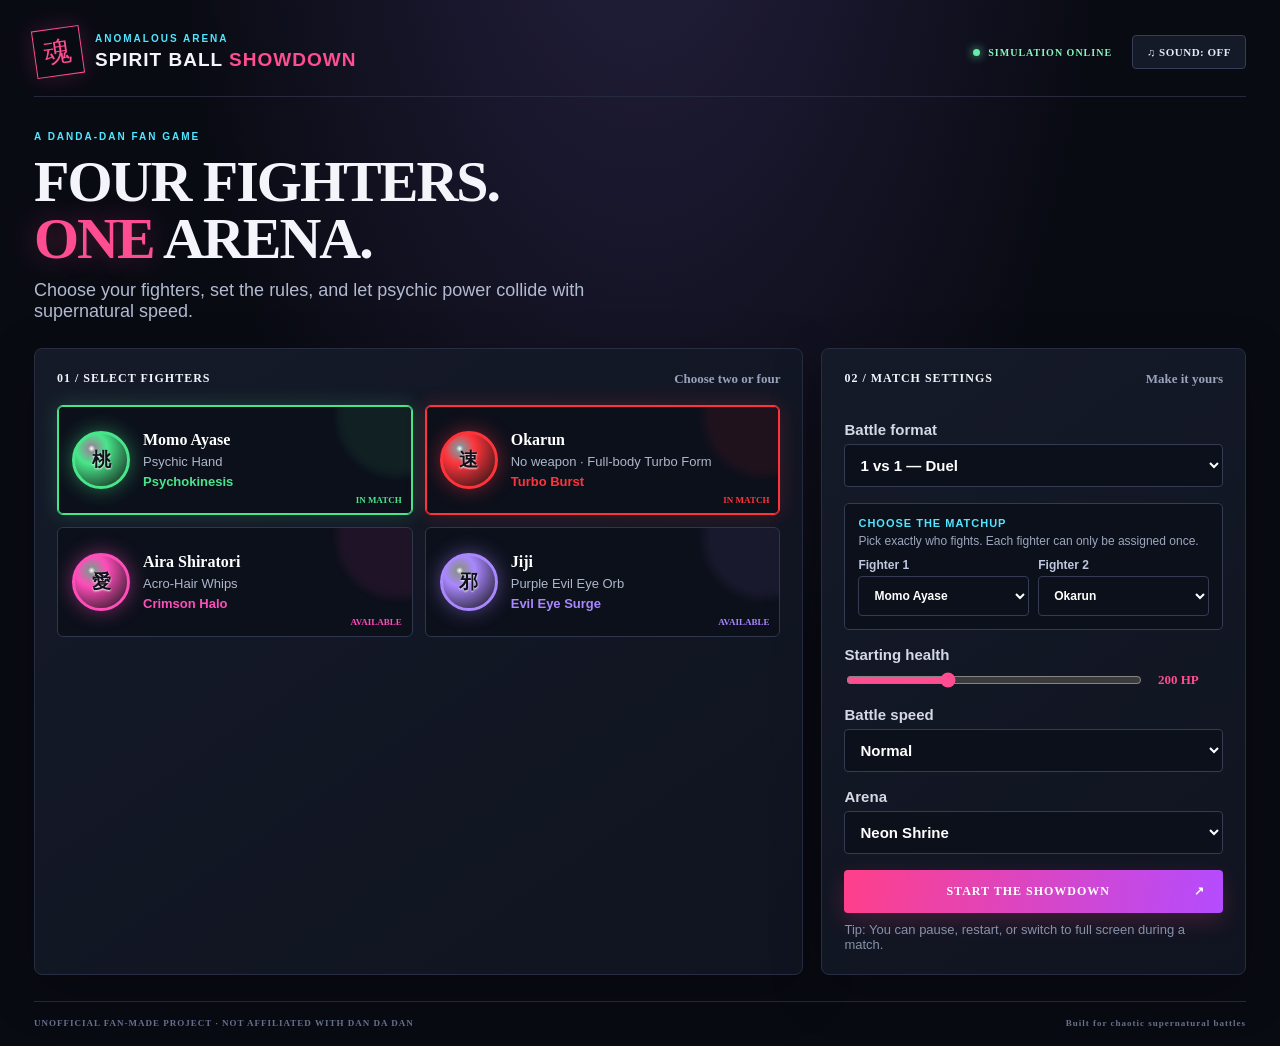
<file: index.html>
<!doctype html>
<html lang="en">
<head>
<meta charset="utf-8">
<meta name="viewport" content="width=device-width, initial-scale=1">
<title>Dandadan: Spirit Ball Showdown</title>
<style>
*{box-sizing:border-box} :root{--bg:#090b13;--panel:#111522;--line:#282d42;--muted:#9aa3bb;--white:#f4f5fb;--pink:#ff4d91;--cyan:#52e5ff;--gold:#ffc857}
body{margin:0;background:radial-gradient(ellipse at 50% -20%,#252040 0,#090b13 52%);color:var(--white);font-family:'Rajdhani',sans-serif;min-height:100vh}
button,select,input{font:inherit}button{cursor:pointer}.app-shell{max-width:1500px;margin:auto;padding:24px 34px 18px}.topbar{display:flex;justify-content:space-between;align-items:center;border-bottom:1px solid #272a3c;padding:4px 0 20px}.brand{display:flex;gap:13px;align-items:center}.brand-mark{width:48px;height:48px;border:1px solid var(--pink);display:grid;place-items:center;color:var(--pink);font-size:28px;transform:rotate(-8deg);box-shadow:0 0 22px #ff4d9130}.eyebrow{font:700 10px 'Orbitron',sans-serif;letter-spacing:2px;color:var(--cyan)}h1,h2,p{margin:0}h1{font:900 19px 'Orbitron',sans-serif;letter-spacing:1px;margin-top:5px}h1 span{color:var(--pink)}.top-actions{display:flex;align-items:center;gap:20px}.live-dot{font:700 10px 'Orbitron';letter-spacing:1px;color:#89f7c0}.live-dot:before{content:"";display:inline-block;width:7px;height:7px;border-radius:50%;background:#66edaa;margin-right:8px;box-shadow:0 0 10px #66edaa}.ghost-btn{background:#151a29;border:1px solid #363d56;color:#e7e9f3;padding:10px 14px;font:700 11px 'Orbitron';letter-spacing:.5px;border-radius:4px}.ghost-btn:hover{border-color:var(--cyan);color:var(--cyan)}main{padding:34px 0 26px}.intro{margin-bottom:26px}.intro h2{font:900 clamp(34px,5vw,58px)/.98 'Orbitron';letter-spacing:-2px;margin:12px 0}.intro h2 em{font-style:normal;color:var(--pink);text-shadow:0 0 30px #ff4d9155}.intro p{font-size:18px;color:#b2bad0;max-width:600px}.setup-grid{display:grid;grid-template-columns:1.45fr .8fr;gap:18px}.setup-card{background:linear-gradient(145deg,#151a29,#101420);border:1px solid var(--line);padding:22px;border-radius:8px;box-shadow:0 15px 50px #0004}.section-heading{display:flex;justify-content:space-between;align-items:center;margin-bottom:18px;font:700 12px 'Orbitron';letter-spacing:1px}.section-heading small{font:600 13px 'Rajdhani';letter-spacing:0;color:var(--muted)}.fighter-grid{display:grid;grid-template-columns:repeat(2,minmax(0,1fr));gap:12px}.fighter-card{--accent:#fff;position:relative;text-align:left;display:flex;align-items:center;gap:13px;min-height:110px;padding:14px;background:#0c101b;border:1px solid #30364b;border-radius:6px;color:white;transition:.2s;overflow:hidden}.fighter-card:after{content:"";position:absolute;width:120px;height:120px;border-radius:50%;right:-45px;top:-50px;background:var(--accent);opacity:.08;filter:blur(4px)}.fighter-card.selected{border-color:var(--accent);box-shadow:inset 0 0 0 1px var(--accent),0 0 20px color-mix(in srgb,var(--accent),transparent 80%)}.fighter-orb{width:58px;height:58px;flex:none;border-radius:50%;display:grid;place-items:center;background:radial-gradient(circle at 32% 28%,white 0,#fff8 7%,var(--accent) 30%,#111 100%);border:3px solid var(--accent);box-shadow:0 0 20px color-mix(in srgb,var(--accent),transparent 55%);font:900 19px 'Orbitron';color:#10121c;text-shadow:0 1px 2px #fff}.fighter-info{position:relative;z-index:1}.fighter-info strong{display:block;font:700 16px 'Orbitron';margin-bottom:5px}.fighter-info small{color:#aeb6ca;font-size:13px;display:block}.fighter-info .power-name{color:var(--accent);font-weight:700;margin-top:5px}.select-mark{position:absolute;right:10px;bottom:9px;color:var(--accent);font:700 10px 'Orbitron'}.settings-card{display:flex;flex-direction:column;gap:16px}.settings-card label{display:block;color:#d6d9e5;font-weight:700;font-size:15px}.settings-card select{display:block;width:100%;margin-top:6px;background:#0b101b;color:white;border:1px solid #343b53;padding:11px;border-radius:4px}.range-row{display:flex;align-items:center;gap:14px;margin-top:7px}.range-row input{flex:1;accent-color:var(--pink)}.range-row output{font:700 13px 'Orbitron';color:var(--pink);min-width:65px}.primary-btn{border:0;border-radius:4px;background:linear-gradient(100deg,#ff3f89,#b44cff);color:white;padding:14px 18px;font:900 12px 'Orbitron';letter-spacing:1px;box-shadow:0 8px 22px #ff3f8933}.primary-btn:hover{filter:brightness(1.15);transform:translateY(-1px)}.primary-btn span{float:right}.hint{color:#8791a9;font-size:13px;margin-top:-7px}.hidden{display:none!important}.battle-toolbar{display:flex;justify-content:space-between;align-items:center;margin-bottom:15px}.battle-toolbar h2{font:900 22px 'Orbitron';margin-top:6px}.battle-controls{display:flex;gap:8px}.arena-wrap{position:relative;border:1px solid #333951;border-radius:7px;overflow:hidden;background:#070a13;box-shadow:0 20px 70px #0008}.arena-wrap canvas{display:block;width:100%;height:auto;aspect-ratio:1100/620}.countdown{position:absolute;inset:0;display:grid;place-items:center;font:900 110px 'Orbitron';color:white;text-shadow:0 0 35px var(--pink);background:#05071266}.fighter-status{display:grid;grid-template-columns:repeat(4,1fr);gap:10px;margin-top:13px}.status-card{background:#131827;border:1px solid #30364b;border-radius:5px;padding:10px 12px}.status-head{display:flex;justify-content:space-between;align-items:center;font:700 12px 'Orbitron';margin-bottom:8px}.hp-track{height:8px;background:#2a3042;border-radius:20px;overflow:hidden}.hp-fill{height:100%;border-radius:20px;transition:width .15s}.status-meta{display:flex;justify-content:space-between;color:#9ca6bd;font-size:12px;margin-top:6px}.ability-track{height:5px;background:#2a3042;border-radius:20px;overflow:hidden;margin-top:8px}.ability-fill{height:100%;border-radius:20px;transition:width .15s}.ability-label{display:flex;justify-content:space-between;color:#aeb6ca;font-size:10px;margin-top:5px}.battle-footer{display:flex;align-items:center;gap:20px;color:#a6afc4;font-size:12px;margin-top:12px}.battle-footer span:last-child{margin-left:auto;color:#e2e5ef}.legend-dot{display:inline-block;width:7px;height:7px;border-radius:50%;margin-right:6px}.hit{background:#ff507e}.power{background:#59e9ff}.result-overlay{position:absolute;inset:0;background:#050711d9;display:grid;place-items:center;backdrop-filter:blur(5px)}.result-card{text-align:center;background:#131827;border:1px solid #55506e;padding:36px 46px;border-radius:8px;box-shadow:0 0 60px #b44cff30}.result-card h2{font:900 clamp(26px,5vw,48px) 'Orbitron';color:var(--gold);margin:12px 0}.result-card p{color:#b4bdd0;margin-bottom:20px}.result-card .ghost-btn{margin-left:8px}footer{border-top:1px solid #272a3c;padding-top:16px;display:flex;justify-content:space-between;color:#65708b;font:600 9px 'Orbitron';letter-spacing:1px}
@media(max-width:850px){.app-shell{padding:18px}.setup-grid{grid-template-columns:1fr}.top-actions .live-dot{display:none}.fighter-status{grid-template-columns:repeat(2,1fr)}.battle-toolbar{align-items:flex-start;gap:12px;flex-direction:column}.battle-controls{flex-wrap:wrap}.battle-footer{flex-wrap:wrap}.battle-footer span:last-child{margin-left:0;width:100%}}
@media(max-width:520px){.fighter-grid{grid-template-columns:1fr}.topbar{align-items:flex-start}.brand-mark{width:38px;height:38px}.brand h1{font-size:14px}.top-actions{gap:5px}.top-actions .ghost-btn{font-size:9px;padding:8px}.app-shell{padding:14px}.setup-card{padding:15px}.section-heading small{font-size:11px}.result-card{padding:25px 16px}.result-card .ghost-btn{margin:8px 0 0}footer{gap:8px;flex-direction:column}}

.matchup-picker{padding:13px;background:#0b101b;border:1px solid #343b53;border-radius:5px}.matchup-title{font:700 11px Orbitron,sans-serif;letter-spacing:1px;color:var(--cyan);margin-bottom:5px}.matchup-help{font-size:12px;color:#9ca6bd;margin-bottom:10px}.matchup-slots{display:grid;grid-template-columns:1fr 1fr;gap:9px}.matchup-slot label{font-size:12px!important;color:#bfc8dc!important}.matchup-slot select{margin-top:4px!important}.fighter-card{cursor:default}.fighter-card .select-mark{font-size:9px}.fighter-card.selected{border-color:var(--accent)}@media(max-width:520px){.matchup-slots{grid-template-columns:1fr}}

</style>
</head>
<body>
<div class="app-shell">
  <header class="topbar">
    <div class="brand"><span class="brand-mark">魂</span><div><div class="eyebrow">ANOMALOUS ARENA</div><h1>SPIRIT BALL <span>SHOWDOWN</span></h1></div></div>
    <div class="top-actions"><span class="live-dot">SIMULATION ONLINE</span><button id="soundBtn" class="ghost-btn" aria-pressed="false">♫ SOUND: OFF</button></div>
  </header>

  <main>
    <section id="setupPanel" class="setup-panel">
      <div class="intro">
        <div class="eyebrow">A DANDA-DAN FAN GAME</div>
        <h2>FOUR FIGHTERS.<br><em>ONE</em> ARENA.</h2>
        <p>Choose your fighters, set the rules, and let psychic power collide with supernatural speed.</p>
      </div>
      <div class="setup-grid">
        <div class="setup-card">
          <div class="section-heading"><span>01 / SELECT FIGHTERS</span><small>Choose two or four</small></div>
          <div id="fighterGrid" class="fighter-grid"></div>
        </div>
        <div class="setup-card settings-card">
          <div class="section-heading"><span>02 / MATCH SETTINGS</span><small>Make it yours</small></div>
          <label>Battle format<select id="modeSelect"><option value="1v1">1 vs 1 — Duel</option><option value="2v2">2 vs 2 — Team Clash</option><option value="ffa">4-way — Free for All</option></select></label>
          <div class="matchup-picker"><div class="matchup-title">CHOOSE THE MATCHUP</div><p class="matchup-help">Pick exactly who fights. Each fighter can only be assigned once.</p><div id="matchupSlots" class="matchup-slots"></div></div>
          <label>Starting health <div class="range-row"><input id="healthInput" type="range" min="100" max="400" step="50" value="200"><output id="healthOut">200 HP</output></div></label>
          <label>Battle speed<select id="speedSelect"><option value="1">Normal</option><option value="1.35">Fast</option><option value="0.75">Chill</option></select></label>
          <label>Arena<select id="arenaSelect"><option value="neon">Neon Shrine</option><option value="school">Midnight School</option><option value="cosmic">Cosmic Rift</option></select></label>
          <button id="startBtn" class="primary-btn">START THE SHOWDOWN <span>↗</span></button>
          <p class="hint">Tip: You can pause, restart, or switch to full screen during a match.</p>
        </div>
      </div>
    </section>

    <section id="battlePanel" class="battle-panel hidden">
      <div class="battle-toolbar">
        <div><div class="eyebrow">LIVE MATCH</div><h2 id="matchTitle">SPIRIT CLASH</h2></div>
        <div class="battle-controls"><button id="pauseBtn" class="ghost-btn">Ⅱ PAUSE</button><button id="restartBtn" class="ghost-btn">↻ RESTART</button><button id="fullBtn" class="ghost-btn">⛶ FULLSCREEN</button></div>
      </div>
      <div class="arena-wrap">
        <canvas id="arena" width="1100" height="620" aria-label="Animated spirit ball battle arena"></canvas>
        <div id="countdown" class="countdown hidden">3</div>
        <div id="resultOverlay" class="result-overlay hidden"><div class="result-card"><div class="eyebrow">BATTLE COMPLETE</div><h2 id="winnerText">WINNER!</h2><p id="resultSub"></p><button id="againBtn" class="primary-btn">REMATCH ↻</button><button id="changeBtn" class="ghost-btn">CHANGE FIGHTERS</button></div></div>
      </div>
      <div id="fighterStatus" class="fighter-status"></div>
      <div class="battle-footer"><span><i class="legend-dot hit"></i> HIT CONFIRMED</span><span><i class="legend-dot power"></i> SPECIAL ABILITY</span><span id="battleMessage">Waiting for the first clash...</span></div>
    </section>
  </main>
  <footer><span>UNOFFICIAL FAN-MADE PROJECT · NOT AFFILIATED WITH DAN DA DAN</span><span>Built for chaotic supernatural battles</span></footer>
</div>
<script>
(() => {
"use strict";

// Fighter data is the single source of truth for names, colors, stats, and signature powers.
// Match state (position, velocity, health, cooldowns) is created fresh for every battle.
const FIGHTERS = [
 {id:"momo",name:"Momo Ayase",short:"桃",color:"#48e68a",team:0,weapon:"Psychic Hand",power:"Psychokinesis",desc:"Controls space and shoves rivals away.",hp:200,damage:13,speed:2.5,reach:1.05,special:"psychic"},
 {id:"okarun",name:"Okarun",short:"速",color:"#ff343b",team:1,weapon:"No weapon · Full-body Turbo Form",power:"Turbo Burst",desc:"His entire transformed body is the hitbox; attacks land through full-body contact.",hp:200,damage:12,speed:3.5,reach:0,special:"turbo"},
 {id:"aira",name:"Aira Shiratori",short:"愛",color:"#ff4dba",team:0,weapon:"Acro-Hair Whips",power:"Crimson Halo",desc:"Whips a wide arc around her body.",hp:200,damage:11,speed:2.8,reach:1.3,special:"hair"},
 {id:"jiji",name:"Jiji",short:"邪",color:"#a987ff",team:1,weapon:"Purple Evil Eye Orb",power:"Evil Eye Surge",desc:"A purple cursed-energy orb hovers beside him and erupts in a heavy burst.",hp:200,damage:15,speed:2.2,reach:0.35,special:"evil"}
];
const $ = id => document.getElementById(id);
const canvas=$("arena"),ctx=canvas.getContext("2d");
let selected=new Set(["momo","okarun"]), lineup=["momo","okarun","aira","jiji"], fighters=[], running=false, paused=false, over=false, raf=0, countdownTimer=0, battleToken=0, last=0, elapsed=0, speed=1, mode="1v1", sound=false, audioCtx=null, particles=[], floating=[], projectiles=[], binds=[], arenaStyle="neon", messageTimer=0, matchNumber=0;

function renderSelection(){
 const grid=$("fighterGrid"); grid.innerHTML="";
 FIGHTERS.forEach(f=>{
  const b=document.createElement("div"); b.className="fighter-card"+(selected.has(f.id)?" selected":""); b.style.setProperty("--accent",f.color);
  b.innerHTML=`<span class="fighter-orb">${f.short}</span><span class="fighter-info"><strong>${f.name}</strong><small>${f.weapon}</small><small class="power-name">${f.power}</small></span><span class="select-mark">${selected.has(f.id)?"IN MATCH":"AVAILABLE"}</span>`;
  grid.appendChild(b);
 });
}
function renderMatchupSlots(){
 const count=mode==="1v1"?2:4;
 const labels=mode==="1v1"?["Fighter 1","Fighter 2"]:mode==="2v2"?["TEAM A · Fighter 1","TEAM A · Fighter 2","TEAM B · Fighter 1","TEAM B · Fighter 2"]:["Fighter 1","Fighter 2","Fighter 3","Fighter 4"];
 const defaults=mode==="1v1"?["momo","okarun"]:lineup;
 const slots=$("matchupSlots");slots.innerHTML="";
 for(let i=0;i<count;i++){
  const wrap=document.createElement("div");wrap.className="matchup-slot";
  const label=document.createElement("label");label.textContent=labels[i];
  const select=document.createElement("select");select.dataset.slot=String(i);select.setAttribute("aria-label",labels[i]);
  FIGHTERS.forEach(f=>{const option=document.createElement("option");option.value=f.id;option.textContent=f.name;select.appendChild(option)});
  select.value=defaults[i]||FIGHTERS[i].id;
  select.addEventListener("change",()=>{syncMatchupSelection();renderSelection();refreshMatchupOptions()});
  label.appendChild(select);wrap.appendChild(label);slots.appendChild(wrap);
 }
 syncMatchupSelection();refreshMatchupOptions();renderSelection();
}
function refreshMatchupOptions(){
 const selects=[...$("matchupSlots").querySelectorAll("select")];
 selects.forEach(current=>{const used=new Set(selects.filter(s=>s!==current).map(s=>s.value));[...current.options].forEach(o=>{o.disabled=used.has(o.value)})});
}
function syncMatchupSelection(){
 const values=[...$("matchupSlots").querySelectorAll("select")].map(s=>s.value);
 selected=new Set(values);if(mode==="2v2"||mode==="ffa")lineup=[...values,...lineup.slice(values.length)];
}
$("modeSelect").addEventListener("change",e=>{mode=e.target.value;renderMatchupSlots()});
$("healthInput").addEventListener("input",e=>$("healthOut").textContent=e.target.value+" HP");
$("soundBtn").addEventListener("click",()=>{sound=!sound;$("soundBtn").textContent="♫ SOUND: "+(sound?"ON":"OFF");$("soundBtn").setAttribute("aria-pressed",String(sound));if(sound)beep(440,.05)});

function createFighter(def,index,health){
 const angle=(Math.PI*2*index/selected.size)-Math.PI/2;
 return {...def,x:550+Math.cos(angle)*245,y:310+Math.sin(angle)*190,vx:(Math.random()-.5)*3,vy:(Math.random()-.5)*3,r:def.id==="okarun"?44:29,hp:health,maxHp:health,rotation:Math.random()*6.28,spin:0.09,attackCd:0,specialCd:def.id==="momo"?999:def.id==="aira"?8:def.id==="jiji"?2.5:1.1,flash:0,alive:true,damageDone:0,hits:0,team:mode==="2v2"?(index<2?0:1):index,knock:0,charge:0,dashCharges:2,bound:0};
}
function startBattle(){
 cancelAnimationFrame(raf);clearTimeout(countdownTimer);battleToken++;const token=battleToken;
 running=false;matchNumber++;mode=$("modeSelect").value;syncMatchupSelection();
 const required=mode==="1v1"?2:4;
 if(selected.size!==required){announce("Choose a different fighter for every slot.");return}
 speed=Number($("speedSelect").value);arenaStyle=$("arenaSelect").value;over=false;paused=false;elapsed=0;particles=[];floating=[];projectiles=[];binds=[];
 const health=Number($("healthInput").value), roster=[...selected].map(id=>FIGHTERS.find(f=>f.id===id));
 if(roster.length!==required||roster.some(f=>!f)){announce("Please fill every fighter slot.");return}
 fighters=roster.map((f,i)=>createFighter(f,i,health));
 $("setupPanel").classList.add("hidden");$("battlePanel").classList.remove("hidden");$("resultOverlay").classList.add("hidden");$("countdown").classList.remove("hidden");$("pauseBtn").textContent="Ⅱ PAUSE";
 $("matchTitle").textContent=mode==="1v1"?"ONE-ON-ONE DUEL":mode==="2v2"?"2V2 TEAM CLASH":"FOUR-WAY FREE FOR ALL";
 renderStatus();drawArena();let count=3;$("countdown").textContent=count;
 const tick=()=>{if(token!==battleToken)return;if(count>1){count--;$("countdown").textContent=count;countdownTimer=setTimeout(tick,650)}else{$("countdown").classList.add("hidden");running=true;last=performance.now();raf=requestAnimationFrame(loop)}};
 countdownTimer=setTimeout(tick,650);
}
function alive(){return fighters.filter(f=>f.alive)}
function enemiesOf(f){return alive().filter(o=>o!==f&&(mode!=="2v2"||o.team!==f.team))}
function nearest(f){return enemiesOf(f).sort((a,b)=>Math.hypot(a.x-f.x,a.y-f.y)-Math.hypot(b.x-f.x,b.y-f.y))[0]}
function loop(now){if(!running||paused||over)return;const dt=Math.min((now-last)/16.67,2.2)*speed;last=now;elapsed+=dt/60;update(dt);drawArena();if(mode==="2v2"?new Set(alive().map(f=>f.team)).size<=1:alive().length<=1){finishBattle();return}raf=requestAnimationFrame(loop)}
function update(dt){
 const aliveNow=alive();
 fighters.forEach(f=>{
  if(!f.alive)return;
  f.attackCd-=dt/60;f.specialCd-=dt/60;f.flash=Math.max(0,f.flash-dt/60);f.rotation+=f.spin*dt;
  if(f.bound>0){f.bound=Math.max(0,f.bound-dt/60);f.vx*=.72;f.vy*=.72;return}
  const target=nearest(f);if(!target)return;
  let dx=target.x-f.x,dy=target.y-f.y,dist=Math.hypot(dx,dy)||1,ux=dx/dist,uy=dy/dist;
  // Lightweight steering and elastic arena physics create the bouncing Weapon Ball feel.
  f.vx+=ux*.075*dt;f.vy+=uy*.075*dt;
  const max=f.speed*1.55;let v=Math.hypot(f.vx,f.vy);if(v>max){f.vx=f.vx/v*max;f.vy=f.vy/v*max}
  f.x+=f.vx*dt;f.y+=f.vy*dt;
  if(f.x<f.r+22){f.x=f.r+22;f.vx=Math.abs(f.vx)*.92;burst(f.x,f.y,f.color,5)}
  if(f.x>canvas.width-f.r-22){f.x=canvas.width-f.r-22;f.vx=-Math.abs(f.vx)*.92;burst(f.x,f.y,f.color,5)}
  if(f.y<f.r+22){f.y=f.r+22;f.vy=Math.abs(f.vy)*.92;burst(f.x,f.y,f.color,5)}
  if(f.y>canvas.height-f.r-22){f.y=canvas.height-f.r-22;f.vy=-Math.abs(f.vy)*.92;burst(f.x,f.y,f.color,5)}
  // Spin speed slowly rises, making the weapon more dangerous as the fight goes on.
  f.spin=Math.min(.28,f.spin+.000015*dt);
  const targetHitRadius=target.r+(target.id==="momo"?18:0);
  // Momo's visible body was being missed by close-range contact checks. Give her a forgiving collision margin so every fighter can land hits consistently.
  if(dist<f.r+targetHitRadius+18+(f.id==="okarun"?8:f.reach*30)&&f.attackCd<=0){attack(f,target,false)}
  if(f.id==="momo"&&f.charge>=100){momoBigBlast(f)}
  if(f.specialCd<=0&&f.id!=="momo"&&(f.id!=="okarun"||f.dashCharges>0)){special(f,target)}
 });
 // Separate overlapping fighters and resolve contact damage.
 for(let i=0;i<fighters.length;i++)for(let j=i+1;j<fighters.length;j++){
  const a=fighters[i],b=fighters[j];if(!a.alive||!b.alive)continue;
  let dx=b.x-a.x,dy=b.y-a.y,d=Math.hypot(dx,dy)||1,min=a.r+b.r+2;
  if(d<min){let nx=dx/d,ny=dy/d,overlap=min-d;a.x-=nx*overlap*.5;a.y-=ny*overlap*.5;b.x+=nx*overlap*.5;b.y+=ny*overlap*.5;let rel=(b.vx-a.vx)*nx+(b.vy-a.vy)*ny;if(rel<0){a.vx+=nx*rel*.72;b.vx-=nx*rel*.72;a.vy+=ny*rel*.72;b.vy-=ny*rel*.72}}
 }
 // Move projectiles and resolve hits against opponents.
 projectiles.forEach(p=>{p.x+=p.vx*dt;p.y+=p.vy*dt;p.life-=dt/60;
  const victim=alive().find(o=>o!==p.owner&&(mode!=="2v2"||o.team!==p.owner.team)&&Math.hypot(o.x-p.x,o.y-p.y)<o.r+p.r);
  if(victim){const d=Math.hypot(victim.x-p.x,victim.y-p.y)||1;victim.hp=Math.max(0,victim.hp-p.damage);victim.flash=.22;victim.vx+=(victim.x-p.x)/d*8;victim.vy+=(victim.y-p.y)/d*8;p.life=0;p.owner.damageDone+=p.damage;p.owner.hits++;floating.push({x:victim.x,y:victim.y-30,text:"-"+p.damage,life:1,color:"#a987ff"});burst(p.x,p.y,"#a987ff",34);if(victim.hp<=0){victim.alive=false;announce(victim.name+" was struck by the Evil Eye orb!")}if(sound)beep(620,.06)}
 });projectiles=projectiles.filter(p=>p.life>0);
 binds.forEach(b=>b.life-=dt/60);binds=binds.filter(b=>b.life>0&&b.to.alive);
 particles.forEach(p=>{p.x+=p.vx*dt;p.y+=p.vy*dt;p.life-=.025*dt;p.vx*=.985;p.vy*=.985});particles=particles.filter(p=>p.life>0);
 floating.forEach(p=>{p.y-=.7*dt;p.life-=.018*dt});floating=floating.filter(p=>p.life>0);
 if(messageTimer>0)messageTimer-=dt/60;else $("battleMessage").textContent="The fighters are reading each other's moves...";
 if(Math.floor(elapsed*2)!==Math.floor((elapsed-dt/60)*2))renderStatus();
}
function attack(a,b,special){
 const base=a.damage*(1+Math.min(.45,a.hits*.018))*(special?1.8:1);
 const multiplier=special?(a.id==="momo"?3.2:a.id==="okarun"?2.7:1.8):1;
 const damage=Math.round(base*multiplier*(.85+Math.random()*.3));
 b.hp=Math.max(0,b.hp-damage);b.flash=.16;b.vx+=(b.x-a.x)/(Math.hypot(b.x-a.x,b.y-a.y)||1)*(special?8:4);b.vy+=(b.y-a.y)/(Math.hypot(b.x-a.x,b.y-a.y)||1)*(special?8:4);
 a.damageDone+=damage;a.hits++;a.attackCd=special?.5:.42;a.spin=Math.min(.28,a.spin+.002);
 burst((a.x+b.x)/2,(a.y+b.y)/2,special?"#ffffff":a.color,special?25:12);floating.push({x:b.x,y:b.y-32,text:"-"+damage,life:1,color:special?"#fff":a.color});
 if(a.id==="momo"&&!special){a.charge=Math.min(100,a.charge+damage*1.15)}
 if(sound)beep(special?760:280,.045);
 if(b.hp<=0){b.alive=false;burst(b.x,b.y,b.color,42);announce(`${b.name} has been knocked out!`)}
 if(special)announce(`${a.name}: ${a.power}!`);
}
function special(f,target){
 if(f.id==="aira"){
  // Aira's hair extends, binds one opponent, and roots them for a short time every 8 seconds.
  f.specialCd=8;target.bound=1.65;target.vx*=.18;target.vy*=.18;
  binds.push({from:f,to:target,life:1.65});
  attack(f,target,true);announce("Aira's hair bind! "+target.name+" is trapped!");
  burst(target.x,target.y,"#ff4dba",30);
 }else if(f.id==="okarun"){
  // Exactly two high-damage Turbo dashes per match; charges do not regenerate.
  f.dashCharges--;f.specialCd=f.dashCharges>0?1.2:999;
  const d=Math.hypot(target.x-f.x,target.y-f.y)||1;
  f.vx+=(target.x-f.x)/d*19;f.vy+=(target.y-f.y)/d*19;
  f.spin=Math.min(.34,f.spin+.1);attack(f,target,true);
  burst(f.x,f.y,"#ff343b",42);announce("Okarun Turbo Dash! "+f.dashCharges+" dash(es) remaining.");
 }else if(f.id==="jiji"){
  // Jiji launches his Evil Eye orb as a projectile every 2.5 seconds.
  f.specialCd=2.5;const d=Math.hypot(target.x-f.x,target.y-f.y)||1;
  projectiles.push({x:f.x,y:f.y,vx:(target.x-f.x)/d*10,vy:(target.y-f.y)/d*10,owner:f,life:2.4,r:13,damage:27});
  burst(f.x,f.y,"#a987ff",18);announce("Jiji fires the Evil Eye orb!");
 }
}
function momoBigBlast(f){
 // Momo charges her meter by landing hits; at 100%, she releases a large psychic shockwave.
 f.charge=0;f.specialCd=999;announce("MOMO: PSYCHIC OVERDRIVE!");
 fighters.filter(o=>o.alive&&o!==f&&(mode!=="2v2"||o.team!==f.team)&&Math.hypot(o.x-f.x,o.y-f.y)<520)
  .forEach(o=>{attack(f,o,true);const d=Math.hypot(o.x-f.x,o.y-f.y)||1;o.vx+=(o.x-f.x)/d*10;o.vy+=(o.y-f.y)/d*10});
 burst(f.x,f.y,"#48e68a",105);if(sound)beep(980,.22);
}
function announce(text){$("battleMessage").textContent=text;messageTimer=2.4}
function burst(x,y,color,n){for(let i=0;i<n;i++){const a=Math.random()*Math.PI*2,s=1+Math.random()*5;particles.push({x,y,vx:Math.cos(a)*s,vy:Math.sin(a)*s,life:.5+Math.random()*.6,color,r:1+Math.random()*3})}}
function drawArena(){
 const w=canvas.width,h=canvas.height;ctx.clearRect(0,0,w,h);
 const bg=ctx.createLinearGradient(0,0,w,h);bg.addColorStop(0,arenaStyle==="cosmic"?"#11102e":arenaStyle==="school"?"#111522":"#10182b");bg.addColorStop(1,"#060812");ctx.fillStyle=bg;ctx.fillRect(0,0,w,h);
 // Arena grid, glowing perimeter and decorative sigils.
 ctx.save();ctx.strokeStyle=arenaStyle==="cosmic"?"#7868d633":arenaStyle==="school"?"#69a6a633":"#50dff233";ctx.lineWidth=1;
 for(let x=22;x<w;x+=44){ctx.beginPath();ctx.moveTo(x,20);ctx.lineTo(x,h-20);ctx.stroke()}for(let y=22;y<h;y+=44){ctx.beginPath();ctx.moveTo(20,y);ctx.lineTo(w-20,y);ctx.stroke()}
 ctx.strokeStyle="#64dff277";ctx.lineWidth=3;ctx.strokeRect(18,18,w-36,h-36);ctx.shadowBlur=20;ctx.shadowColor="#50dfff";ctx.strokeRect(18,18,w-36,h-36);ctx.restore();
 ctx.save();ctx.globalAlpha=.13;ctx.strokeStyle="#d5c4ff";ctx.lineWidth=2;for(let r=80;r<360;r+=70){ctx.beginPath();ctx.arc(w/2,h/2,r,0,Math.PI*2);ctx.stroke()}ctx.restore();
 // Team color marker on floor.
 fighters.forEach(f=>{if(!f.alive)return;drawFighter(f)});
 binds.forEach(b=>{ctx.save();ctx.strokeStyle="#ff4dba";ctx.shadowColor="#ff4dba";ctx.shadowBlur=18;ctx.lineWidth=8;ctx.lineCap="round";ctx.beginPath();ctx.moveTo(b.from.x,b.from.y);ctx.quadraticCurveTo((b.from.x+b.to.x)/2,(b.from.y+b.to.y)/2-35,b.to.x,b.to.y);ctx.stroke();ctx.restore()});
 projectiles.forEach(p=>{ctx.save();ctx.shadowColor="#a987ff";ctx.shadowBlur=25;const g=ctx.createRadialGradient(p.x-4,p.y-4,1,p.x,p.y,p.r);g.addColorStop(0,"#fff");g.addColorStop(.3,"#d8aaff");g.addColorStop(1,"#6820c9");ctx.fillStyle=g;ctx.beginPath();ctx.arc(p.x,p.y,p.r,0,Math.PI*2);ctx.fill();ctx.strokeStyle="#f0d9ff";ctx.lineWidth=2;ctx.stroke();ctx.restore()});
 particles.forEach(p=>{ctx.globalAlpha=Math.max(0,p.life);ctx.fillStyle=p.color;ctx.beginPath();ctx.arc(p.x,p.y,p.r,0,Math.PI*2);ctx.fill()});ctx.globalAlpha=1;
 floating.forEach(p=>{ctx.globalAlpha=Math.max(0,p.life);ctx.fillStyle=p.color;ctx.font="900 20px Orbitron";ctx.textAlign="center";ctx.shadowBlur=12;ctx.shadowColor=p.color;ctx.fillText(p.text,p.x,p.y);ctx.shadowBlur=0});ctx.globalAlpha=1;
 ctx.textAlign="left";ctx.fillStyle="#ffffff55";ctx.font="700 11px Orbitron";ctx.fillText("SPIRIT ARENA // MATCH "+String(matchNumber).padStart(3,"0"),32,canvas.height-30);
}
function drawFighter(f){
 const c=ctx;c.save();c.translate(f.x,f.y);
 c.shadowBlur=30;c.shadowColor=f.id==="okarun"?"#ff202a":f.color;c.fillStyle=f.id==="okarun"?"#ff202a":f.color;c.globalAlpha=.2;c.beginPath();c.arc(0,0,f.r+10,0,Math.PI*2);c.fill();c.globalAlpha=1;c.shadowBlur=0;
 if(f.id==="okarun"){
  // Okarun is a full transformed character, not a ball carrying a weapon.
  // The complete silhouette is contained by the enlarged circular body hitbox (f.r).
  drawOkarunForm(c,f);
 }else{
  if(f.id==="jiji")drawJijiOrb(c,f);else drawSignatureWeapon(c,f);
  const g=c.createRadialGradient(-10,-12,2,0,0,f.r+2);g.addColorStop(0,"#ffffff");g.addColorStop(.18,f.flash?"#fff":f.color);g.addColorStop(1,"#151522");c.fillStyle=g;c.beginPath();c.arc(0,0,f.r,0,Math.PI*2);c.fill();c.lineWidth=3;c.strokeStyle=f.color;c.stroke();
  c.fillStyle="#10121b";c.font="900 20px Orbitron";c.textAlign="center";c.textBaseline="middle";c.fillText(f.short,0,1);
 }
 c.restore();
}

function drawOkarunForm(c,f){
 const r=f.r;c.save();c.lineJoin="round";c.lineCap="round";
 // Dark shoulders and coat make the entire transformed body visible as one fighter.
 c.fillStyle="#17151d";c.strokeStyle="#09080d";c.lineWidth=3;
 c.beginPath();c.moveTo(-r*.58,-r*.12);c.quadraticCurveTo(-r*.92,r*.12,-r*.98,r*.78);c.quadraticCurveTo(-r*.48,r*.96,0,r*.88);c.quadraticCurveTo(r*.55,r*.98,r*.98,r*.76);c.quadraticCurveTo(r*.88,r*.12,r*.56,-r*.12);c.closePath();c.fill();c.stroke();
 // White/gray Turbo Granny flame hair with the vivid red edge from the reference.
 c.shadowColor="#ff242b";c.shadowBlur=12;c.fillStyle="#d9dadd";c.strokeStyle="#ef252b";c.lineWidth=5;
 c.beginPath();c.moveTo(-r*.58,-r*.16);
 c.quadraticCurveTo(-r*.95,-r*.36,-r*.82,-r*.82);
 c.quadraticCurveTo(-r*.55,-r*.68,-r*.5,-r*.98);
 c.quadraticCurveTo(-r*.22,-r*.88,-r*.12,-r*.99);
 c.quadraticCurveTo(r*.02,-r*.83,r*.19,-r*.98);
 c.quadraticCurveTo(r*.34,-r*.82,r*.52,-r*.96);
 c.quadraticCurveTo(r*.56,-r*.7,r*.84,-r*.84);
 c.quadraticCurveTo(r*.96,-r*.38,r*.58,-r*.13);
 c.quadraticCurveTo(r*.48,-r*.28,r*.28,-r*.35);
 c.lineTo(0,-r*.13);c.lineTo(-r*.28,-r*.35);c.quadraticCurveTo(-r*.46,-r*.28,-r*.58,-r*.16);c.closePath();c.fill();c.stroke();c.shadowBlur=0;
 // Inner flame highlights and red streaks.
 c.strokeStyle="#f8f8f8";c.lineWidth=5;c.beginPath();
 c.moveTo(-r*.55,-r*.3);c.quadraticCurveTo(-r*.42,-r*.62,-r*.32,-r*.84);
 c.moveTo(-r*.08,-r*.3);c.quadraticCurveTo(-r*.02,-r*.62,r*.08,-r*.88);
 c.moveTo(r*.34,-r*.32);c.quadraticCurveTo(r*.48,-r*.58,r*.62,-r*.75);c.stroke();
 c.strokeStyle="#ff252b";c.lineWidth=3;c.beginPath();c.moveTo(-r*.34,-r*.36);c.quadraticCurveTo(-r*.18,-r*.58,-r*.2,-r*.78);c.moveTo(r*.18,-r*.34);c.quadraticCurveTo(r*.3,-r*.58,r*.27,-r*.78);c.stroke();
 // Face shadow and the iconic black mask.
 c.fillStyle="#aeb0b4";c.beginPath();c.ellipse(0,r*.12,r*.53,r*.48,0,0,Math.PI*2);c.fill();
 c.fillStyle="#08090d";c.strokeStyle="#030407";c.lineWidth=2;c.beginPath();
 c.moveTo(-r*.53,-r*.02);c.quadraticCurveTo(-r*.34,-r*.25,0,-r*.18);c.quadraticCurveTo(r*.36,-r*.25,r*.53,-r*.02);
 c.lineTo(r*.43,r*.48);c.quadraticCurveTo(0,r*.78,-r*.43,r*.48);c.closePath();c.fill();c.stroke();
 // Narrow, fierce red eyes.
 c.fillStyle="#fff";c.beginPath();c.moveTo(-r*.43,r*.02);c.lineTo(-r*.08,r*.09);c.lineTo(-r*.25,r*.22);c.closePath();c.fill();
 c.beginPath();c.moveTo(r*.43,r*.02);c.lineTo(r*.08,r*.09);c.lineTo(r*.25,r*.22);c.closePath();c.fill();
 c.fillStyle="#ed2029";c.beginPath();c.ellipse(-r*.25,r*.13,r*.075,r*.09,0,0,Math.PI*2);c.ellipse(r*.25,r*.13,r*.075,r*.09,0,0,Math.PI*2);c.fill();
 c.fillStyle="#090a0e";c.beginPath();c.moveTo(-r*.12,r*.3);c.lineTo(0,r*.22);c.lineTo(r*.12,r*.3);c.lineTo(0,r*.43);c.closePath();c.fill();
 // Dense vertical teeth grin, the most recognizable part of this Turbo form.
 c.fillStyle="#f0f0ed";c.strokeStyle="#999ba0";c.lineWidth=1.2;c.beginPath();c.moveTo(-r*.4,r*.36);c.quadraticCurveTo(0,r*.29,r*.4,r*.36);c.lineTo(r*.32,r*.67);c.quadraticCurveTo(0,r*.82,-r*.32,r*.67);c.closePath();c.fill();c.stroke();
 c.strokeStyle="#777b82";c.lineWidth=1.3;for(let i=-3;i<=3;i++){const x=i*r*.095;c.beginPath();c.moveTo(x,r*.35+Math.abs(i)*r*.006);c.lineTo(x,r*.69-Math.abs(i)*r*.018);c.stroke()}
 // Small side details and red aura accents.
 c.strokeStyle="#ff3339";c.lineWidth=2;c.beginPath();c.moveTo(-r*.58,-r*.05);c.lineTo(-r*.7,r*.25);c.moveTo(r*.58,-r*.05);c.lineTo(r*.7,r*.25);c.stroke();
 c.restore();
}

function drawSignatureWeapon(c,f){
 c.save();c.rotate(f.rotation);c.lineCap="round";c.lineJoin="round";c.strokeStyle=f.color;c.fillStyle=f.color;c.shadowBlur=17;c.shadowColor=f.color;
 const r=f.r+12;
 if(f.id==="momo"){
  // Momo: a large turquoise psychic hand, inspired by her outstretched psychokinetic palm.
  // It rotates with her fighter so the hand reads as her signature weapon in every direction.
  c.save();c.translate(r*.35,0);
  c.shadowColor="#8fffee";c.shadowBlur=24;
  c.fillStyle="rgba(111,224,211,.78)";c.strokeStyle="#b9fff4";c.lineWidth=2.8;
  c.beginPath();
  // Wrist and palm.
  c.moveTo(-r*.28,-r*.43);
  c.quadraticCurveTo(r*.12,-r*.58,r*.48,-r*.43);
  c.quadraticCurveTo(r*.75,-r*.35,r*.88,-r*.12);
  // Index finger.
  c.lineTo(r*1.52,-r*.83);
  c.quadraticCurveTo(r*1.72,-r*1.02,r*1.84,-r*.88);
  c.quadraticCurveTo(r*1.94,-r*.76,r*1.77,-r*.59);
  // Middle finger.
  c.lineTo(r*1.25,-r*.05);
  c.lineTo(r*1.87,-r*.49);
  c.quadraticCurveTo(r*2.08,-r*.61,r*2.17,-r*.43);
  c.quadraticCurveTo(r*2.24,-r*.27,r*2.03,-r*.12);
  // Ring and little fingers.
  c.lineTo(r*1.28,r*.22);
  c.lineTo(r*1.78,r*.03);
  c.quadraticCurveTo(r*1.99,r*.01,r*2.04,r*.19);
  c.quadraticCurveTo(r*2.07,r*.36,r*1.84,r*.45);
  c.lineTo(r*1.17,r*.62);
  c.lineTo(r*1.48,r*.57);
  c.quadraticCurveTo(r*1.68,r*.63,r*1.64,r*.81);
  c.quadraticCurveTo(r*1.59,r*.99,r*1.35,r*.95);
  // Thumb and lower palm.
  c.lineTo(r*.72,r*.69);
  c.quadraticCurveTo(r*.48,r*.92,r*.22,r*.78);
  c.lineTo(-r*.2,r*.52);
  c.quadraticCurveTo(-r*.45,r*.12,-r*.28,-r*.43);
  c.closePath();c.fill();c.stroke();
  c.shadowBlur=0;
  // Palm creases and glowing psychic contour lines.
  c.strokeStyle="rgba(39,139,139,.72)";c.lineWidth=2;c.beginPath();
  c.moveTo(r*.35,-r*.26);c.quadraticCurveTo(r*.78,r*.02,r*.82,r*.43);
  c.moveTo(r*.12,r*.12);c.quadraticCurveTo(r*.48,r*.32,r*.67,r*.56);
  c.moveTo(r*.83,-r*.12);c.quadraticCurveTo(r*1.08,-r*.22,r*1.28,-r*.37);
  c.stroke();
  c.restore();
 }else if(f.id==="aira"){
  // Aira: three flowing hair-whip ribbons curling around the orb.
  [-.24,0,.24].forEach((offset,i)=>{c.lineWidth=4-i*.7;c.beginPath();c.moveTo(r*.15,-r*.72+offset*35);c.bezierCurveTo(r*.85,-r*.95+offset*25,r*1.2,-r*.2+offset*20,r*.78,.05+offset*38);c.bezierCurveTo(r*1.28,r*.55+offset*25,r*.7,r*.92+offset*20,r*.28,r*.72+offset*30);c.stroke()});
  c.fillStyle="#fff";c.beginPath();c.arc(r*.95,-r*.25,4,0,Math.PI*2);c.fill();
 }
 c.restore();
}

function drawJijiOrb(c,f){
 // Jiji has no weapon: a small Evil Eye orb of purple cursed energy floats beside him.
 const x=f.r*.92,y=-f.r*.72,r=f.r*.34,pulse=1+Math.sin(f.rotation*2)*.09;
 c.save();c.translate(x,y);c.scale(pulse,pulse);
 c.globalAlpha=.34;c.fillStyle="#a56bff";c.shadowColor="#a56bff";c.shadowBlur=30;
 c.beginPath();c.arc(0,0,r*1.85,0,Math.PI*2);c.fill();
 c.globalAlpha=1;c.shadowBlur=22;c.lineWidth=2;c.strokeStyle="#e7caff";
 c.beginPath();c.arc(0,0,r*1.28,0,Math.PI*2);c.stroke();
 const orb=c.createRadialGradient(-r*.35,-r*.4,1,0,0,r);
 orb.addColorStop(0,"#fff4ff");orb.addColorStop(.22,"#d8aaff");orb.addColorStop(.58,"#963cff");orb.addColorStop(1,"#31005f");
 c.fillStyle=orb;c.beginPath();c.arc(0,0,r,0,Math.PI*2);c.fill();
 c.shadowBlur=0;c.fillStyle="#fff";c.beginPath();c.arc(-r*.3,-r*.34,r*.16,0,Math.PI*2);c.fill();
 c.restore();
}

function renderStatus(){
 $("fighterStatus").innerHTML=fighters.map(f=>{
  const resource=f.id==="momo"?`<div class="ability-label"><span>PSYCHIC BLAST</span><span>${Math.floor(f.charge)}%</span></div><div class="ability-track"><div class="ability-fill" style="width:${f.charge}%;background:#48e68a"></div></div>`:f.id==="okarun"?`<div class="ability-label"><span>TURBO DASHES</span><span>${f.dashCharges}/2</span></div><div class="ability-track"><div class="ability-fill" style="width:${f.dashCharges*50}%;background:#ff343b"></div></div>`:f.id==="aira"?`<div class="ability-label"><span>HAIR BIND</span><span>${Math.max(0,f.specialCd).toFixed(1)}s</span></div>`:`<div class="ability-label"><span>EVIL EYE ORB</span><span>${Math.max(0,f.specialCd).toFixed(1)}s</span></div>`;
  return `<div class="status-card"><div class="status-head"><span style="color:${f.color}">${f.name}</span><span>${Math.ceil(f.hp)} / ${f.maxHp}</span></div><div class="hp-track"><div class="hp-fill" style="width:${Math.max(0,f.hp/f.maxHp*100)}%;background:${f.color}"></div></div><div class="status-meta"><span>${f.alive?"IN THE FIGHT":"KNOCKED OUT"}</span><span>${f.damageDone} DMG</span></div>${resource}</div>`;
 }).join("");
}
function finishBattle(){
 running=false;over=true;cancelAnimationFrame(raf);
 let winner;
 if(mode==="2v2"){const survivors=alive();winner=survivors[0];if(winner&&survivors.length>1)$("winnerText").dataset.team="true";}
 else winner=alive()[0];
 $("winnerText").textContent=winner?winner.name+" WINS!":"DRAW!";
 $("winnerText").style.color=winner?winner.color:"#fff";
 $("resultSub").textContent=winner?`${winner.damageDone} total damage dealt · ${Math.ceil(winner.hp)} HP remaining`:"Everyone went down in the same clash.";
 $("resultOverlay").classList.remove("hidden");renderStatus();if(sound)beep(880,.2);
}
function beep(freq,duration){try{audioCtx=audioCtx||new(window.AudioContext||window.webkitAudioContext)();const o=audioCtx.createOscillator(),g=audioCtx.createGain();o.frequency.value=freq;o.type="sawtooth";g.gain.value=.025;o.connect(g);g.connect(audioCtx.destination);o.start();o.stop(audioCtx.currentTime+duration)}catch(e){}}
$("startBtn").addEventListener("click",startBattle);
$("pauseBtn").addEventListener("click",()=>{if(over)return;paused=!paused;if(paused){running=false;cancelAnimationFrame(raf);$("pauseBtn").textContent="▶ RESUME"}else{running=true;last=performance.now();$("pauseBtn").textContent="Ⅱ PAUSE";raf=requestAnimationFrame(loop)}});
$("restartBtn").addEventListener("click",startBattle);$("againBtn").addEventListener("click",startBattle);
$("changeBtn").addEventListener("click",()=>{battleToken++;clearTimeout(countdownTimer);running=false;cancelAnimationFrame(raf);$("battlePanel").classList.add("hidden");$("setupPanel").classList.remove("hidden");$("resultOverlay").classList.add("hidden")});
$("fullBtn").addEventListener("click",()=>{const el=$("battlePanel");if(!document.fullscreenElement)el.requestFullscreen?.();else document.exitFullscreen?.()});
renderMatchupSlots();drawArena();
})();
</script>
</body>
</html>
</file>
